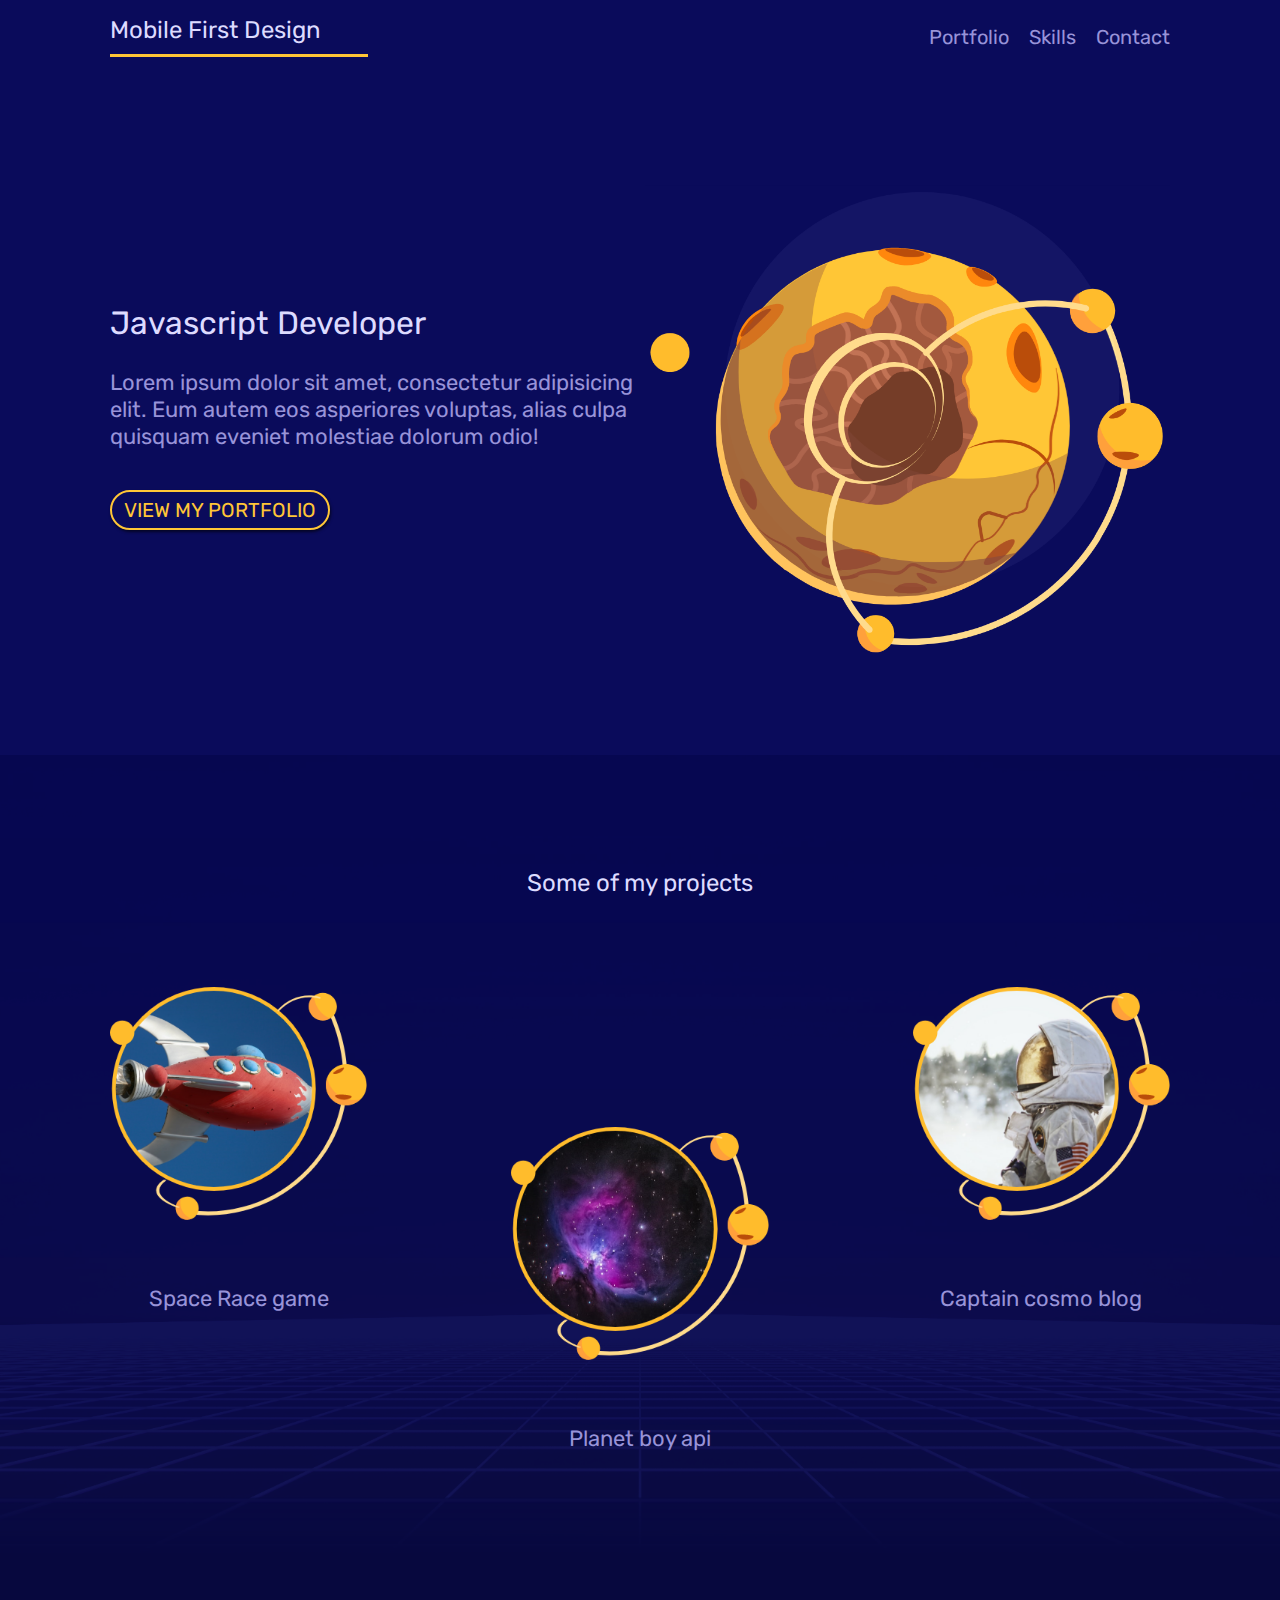
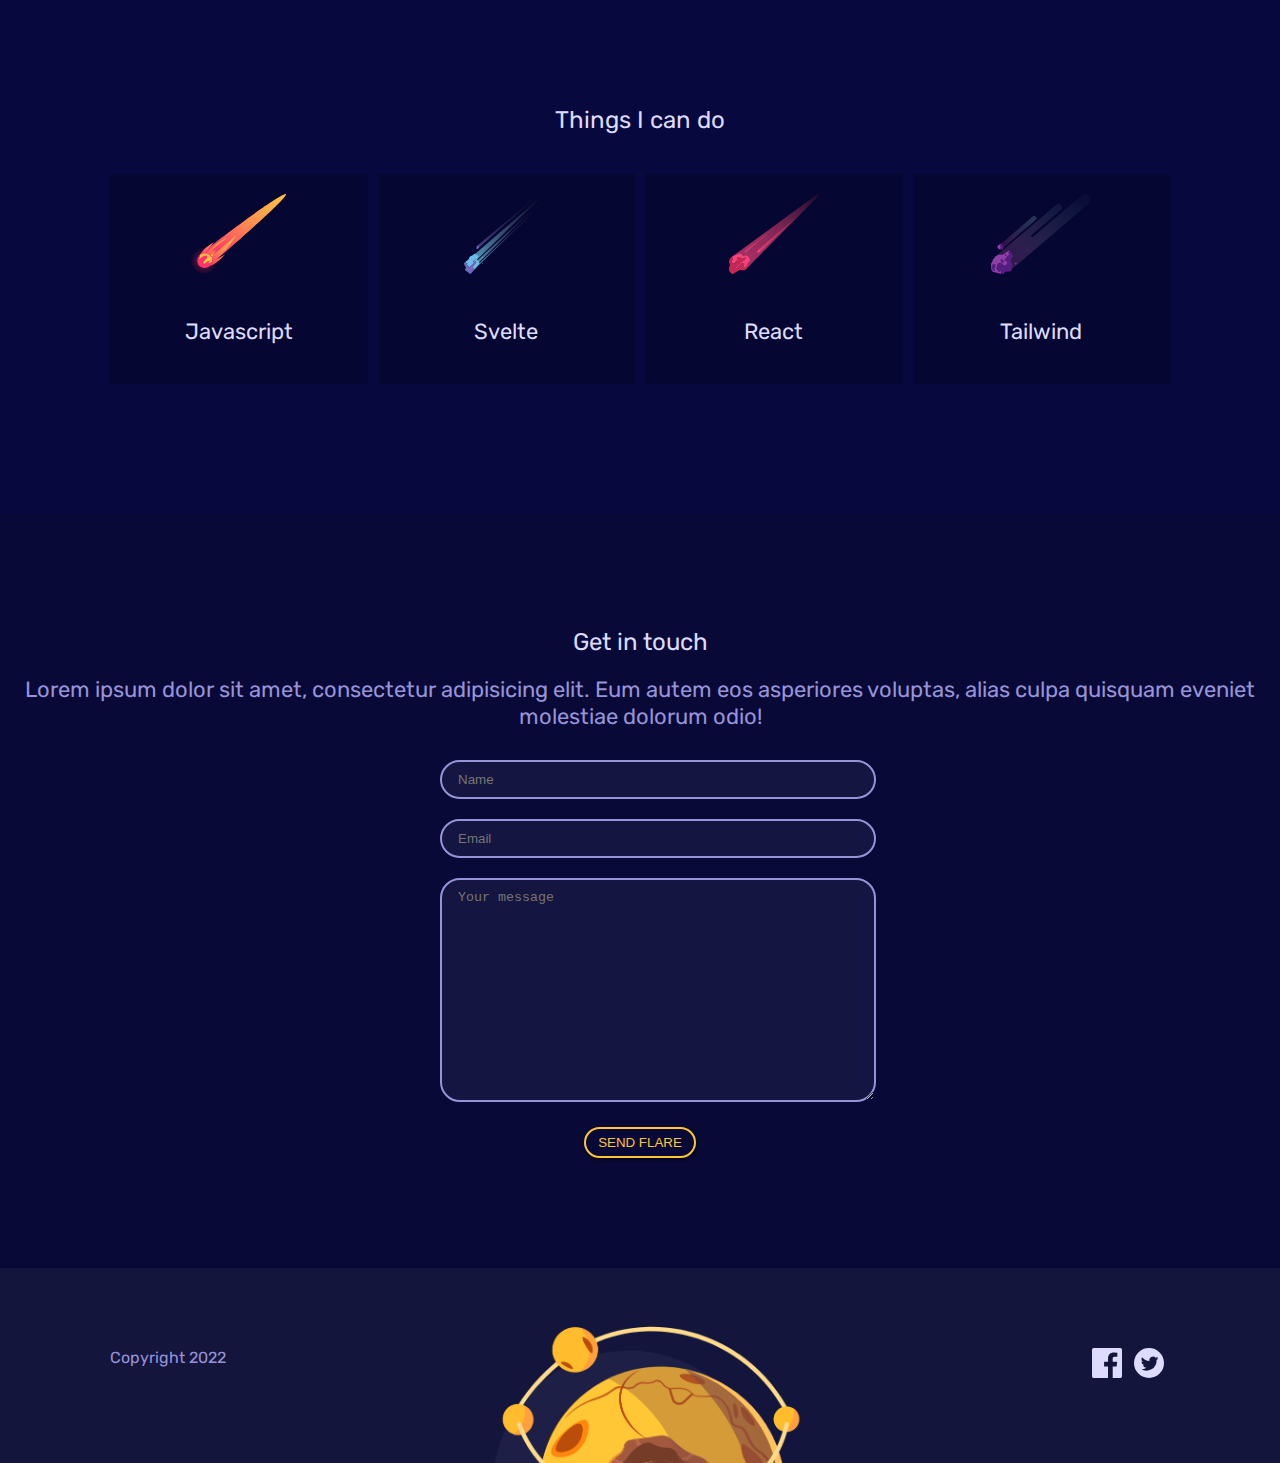
<file: css-flex-layout/index.html>
<!DOCTYPE html>
<html lang="en">

<head>
  <meta charset="UTF-8">
  <meta http-equiv="X-UA-Compatible" content="IE=edge">
  <meta name="viewport" content="width=device-width, initial-scale=1.0">
  <link rel="stylesheet" href="./styles.css">
  <title>Mobile First Design</title>

</head>

<body>
  <nav class="site-nav grid">
    <h1>Mobile First Design</h1>
    <ul>
      <li><a href="#portfolio">Portfolio</a></li>
      <li><a href="#skills">Skills</a></li>
      <li><a href="#contact">Contact</a></li>
    </ul>
  </nav>

  <section id="welcome" class="grid">
    <div class="welcome-text">
      <h2>Javascript Developer</h2>
      <p class="leading">Lorem ipsum dolor sit amet, consectetur adipisicing elit. Eum autem eos asperiores voluptas,
        alias culpa quisquam eveniet molestiae dolorum odio!</p>
      <a href="#portfolio" class="button">View my portfolio</a>
    </div>

    <div class="welcome-img">
      <img src="./assets/banner_image.png" alt="pic of planet">
    </div>
  </section>

  <section id="portfolio">
    <h3>Some of my projects</h3>
    <div class="projects grid">
      <a href="">
        <img src="./assets/project_1.png" alt="project 1">
        <h4>Space Race game</h4>
      </a>
      <a href="">
        <img src="./assets/project_2.png" alt="project 2">
        <h4>Planet boy api</h4>
      </a>
      <a href="">
        <img src="./assets/project_3.png" alt="project 3">
        <h4>Captain cosmo blog</h4>
      </a>

    </div>
  </section>

  <section id="skills">
    <h3>Things I can do</h3>
    <ul class="grid">
      <li>
        <img src="./assets/comet_1.svg" alt="">
        <h4>Javascript</h4>
      </li>
      <li>
        <img src="./assets/comet_2.svg" alt="">
        <h4>Svelte</h4>
      </li>
      <li>
        <img src="./assets/comet_3.svg" alt="">
        <h4>React</h4>
      </li>
      <li>
        <img src="./assets/comet_4.svg" alt="">
        <h4>Tailwind</h4>
      </li>
    </ul>
  </section>

  <section id="contact">
    <h3>Get in touch</h3>
    <p class="leading">Lorem ipsum dolor sit amet, consectetur adipisicing elit. Eum autem eos asperiores voluptas,
      alias culpa quisquam eveniet molestiae dolorum odio!</p>

    <form action="">
      <input type="text" placeholder="Name">
      <input type="email" placeholder="Email">
      <textarea placeholder="Your message"></textarea>
      <button class="button">Send Flare</button>
    </form>
  </section>

  <footer>
    <div class="grid">
      <p class="copyright">Copyright 2022</p>
      <ul class="social">
        <li><a href=""><img src="./assets/icon_fb.svg" alt="Facebook"></a></li>
        <li><a href=""><img src="./assets/icon_tw.svg" alt="Twitter"></a></li>
      </ul>
    </div>
  </footer>

</body>

</html>
</file>
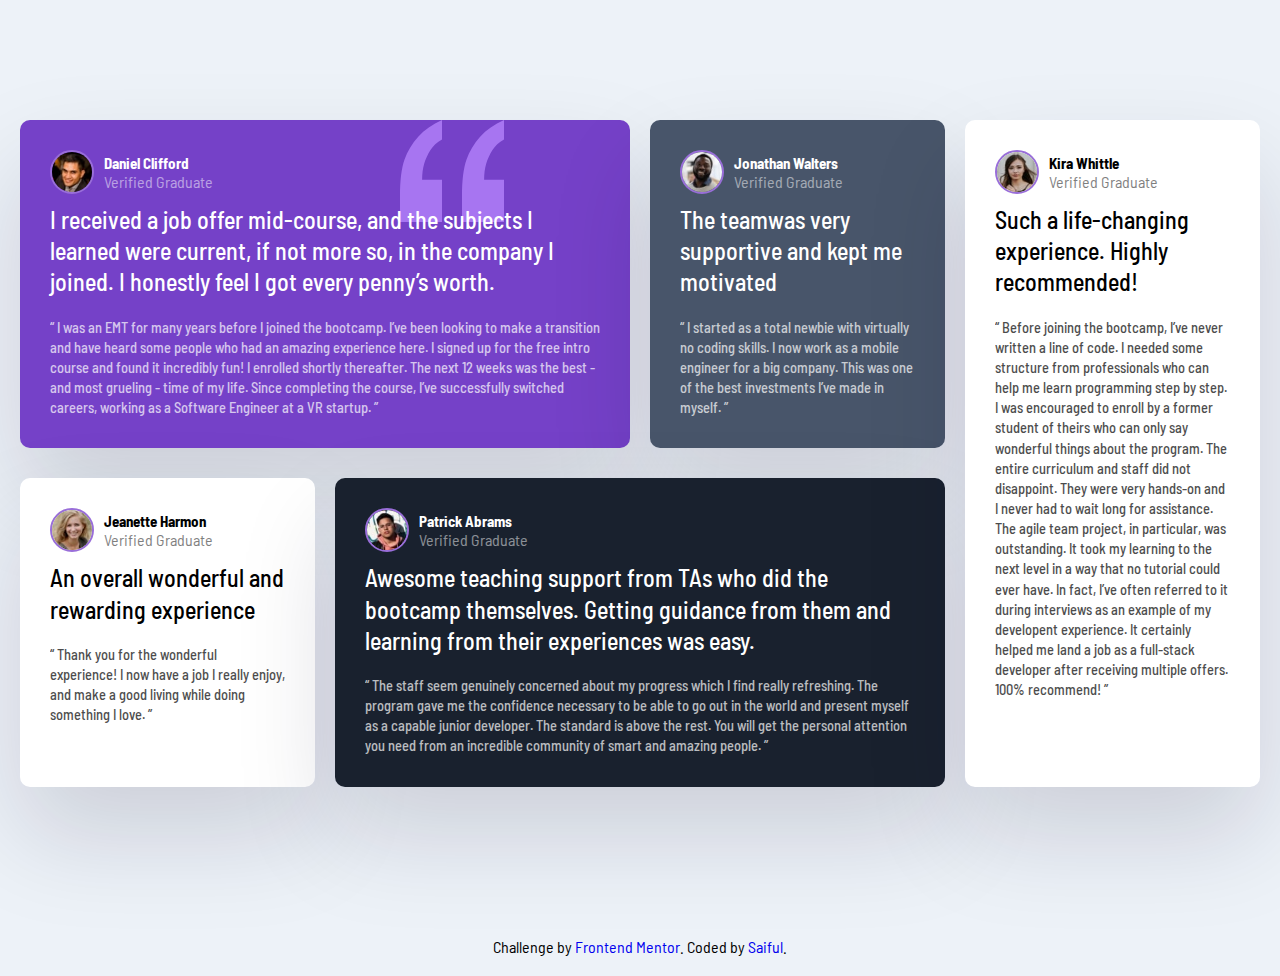
<file: grid-testimonial/index.html>
<!DOCTYPE html>
<html lang="en">

<head>
  <meta charset="UTF-8">
  <meta name="viewport" content="width=device-width, initial-scale=1.0">
  <!-- displays site properly based on user's device -->

  <link rel="icon" type="image/png" sizes="32x32" href="./images/favicon-32x32.png">

  <title>Frontend Mentor | [Challenge Name Here]</title>

  <link rel="preconnect" href="https://fonts.googleapis.com">
  <link rel="preconnect" href="https://fonts.gstatic.com" crossorigin>
  <link href="https://fonts.googleapis.com/css2?family=Barlow+Semi+Condensed:wght@400;500;600&display=swap"
    rel="stylesheet">


  <link rel="stylesheet" href="./css/main.css">
</head>

<body>

  <section class="container">
    <div class="card bg-purple">
      <div class="card-header">
        <img src="./images/image-daniel.jpg" alt="Daniel Clifford">
        <div class="card-header-title">
          <h3>Daniel Clifford</h3>
          <p>Verified Graduate</p>
        </div>
      </div>
      <h3 class="card-lead">
        I received a job offer mid-course, and the subjects I learned were current, if not more so,
        in the company I joined. I honestly feel I got every penny’s worth.
      </h3>
      <p class="card-quote">
        “ I was an EMT for many years before I joined the bootcamp. I’ve been looking to make a
        transition and have heard some people who had an amazing experience here. I signed up
        for the free intro course and found it incredibly fun! I enrolled shortly thereafter.
        The next 12 weeks was the best - and most grueling - time of my life. Since completing
        the course, I’ve successfully switched careers, working as a Software Engineer at a VR startup. ”
      </p>
    </div>

    <div class="card bg-gray-blue">
      <div class="card-header">
        <img src="./images/image-jonathan.jpg" alt="Jonathan Walters">
        <div class="card-header-title">
          <h3 class="title">Jonathan Walters</h3>
          <p class="subtitle">Verified Graduate</p>
        </div>
      </div>
      <p class="card-lead">
        The teamwas very supportive and kept me motivated
      </p>
      <p class="card-quote">
        “ I started as a total newbie with virtually no coding skills. I now work as a mobile engineer
        for a big company. This was one of the best investments I’ve made in myself. ”
      </p>
    </div>

    <div class="card">
      <div class="card-header">
        <img src="./images/image-jeanette.jpg" alt="Jeanette Harmon">
        <div class="card-header-title">
          <h3 class="title">Jeanette Harmon</h3>
          <p class="subtitle">Verified Graduate</p>
        </div>
      </div>
      <p class="card-lead">
        An overall wonderful and rewarding experience
      </p>
      <p class="card-quote">
        “ Thank you for the wonderful experience! I now have a job I really enjoy, and make a good living
        while doing something I love. ”
      </p>
    </div>

    <div class="card bg-dark-blue">
      <div class="card-header">
        <img src="./images/image-patrick.jpg" alt="Patrick Abrams">
        <div class="card-header-title">
          <h3 class="title">Patrick Abrams</h3>
          <p class="subtitle">Verified Graduate</p>
        </div>
      </div>
      <p class="card-lead">
        Awesome teaching support from TAs who did the bootcamp themselves. Getting guidance from them and
        learning from their experiences was easy.
      </p>
      <p class="card-quote">
        “ The staff seem genuinely concerned about my progress which I find really refreshing. The program
        gave me the confidence necessary to be able to go out in the world and present myself as a capable
        junior developer. The standard is above the rest. You will get the personal attention you need from
        an incredible community of smart and amazing people. ”
      </p>
    </div>

    <div class="card">
      <div class="card-header">
        <img src="./images/image-kira.jpg" alt="Kira Whittle">
        <div class="card-header-title">
          <h3 class="title">Kira Whittle</h3>
          <p class="subtitle">Verified Graduate</p>
        </div>
      </div>
      <p class="card-lead">
        Such a life-changing experience. Highly recommended!
      </p>
      <p class="card-quote">
        “ Before joining the bootcamp, I’ve never written a line of code. I needed some structure from
        professionals who can help me learn programming step by step. I was encouraged to enroll by a former
        student of theirs who can only say wonderful things about the program. The entire curriculum and staff
        did not disappoint. They were very hands-on and I never had to wait long for assistance. The agile team
        project, in particular, was outstanding. It took my learning to the next level in a way that no tutorial
        could ever have. In fact, I’ve often referred to it during interviews as an example of my developent
        experience. It certainly helped me land a job as a full-stack developer after receiving multiple offers.
        100% recommend! ”
      </p>
    </div>
  </section>


  <footer>
    Challenge by <a href="https://www.frontendmentor.io?ref=challenge" target="_blank">Frontend Mentor</a>.
    Coded by <a href="#">Saiful</a>.
  </footer>
</body>

</html>
</file>
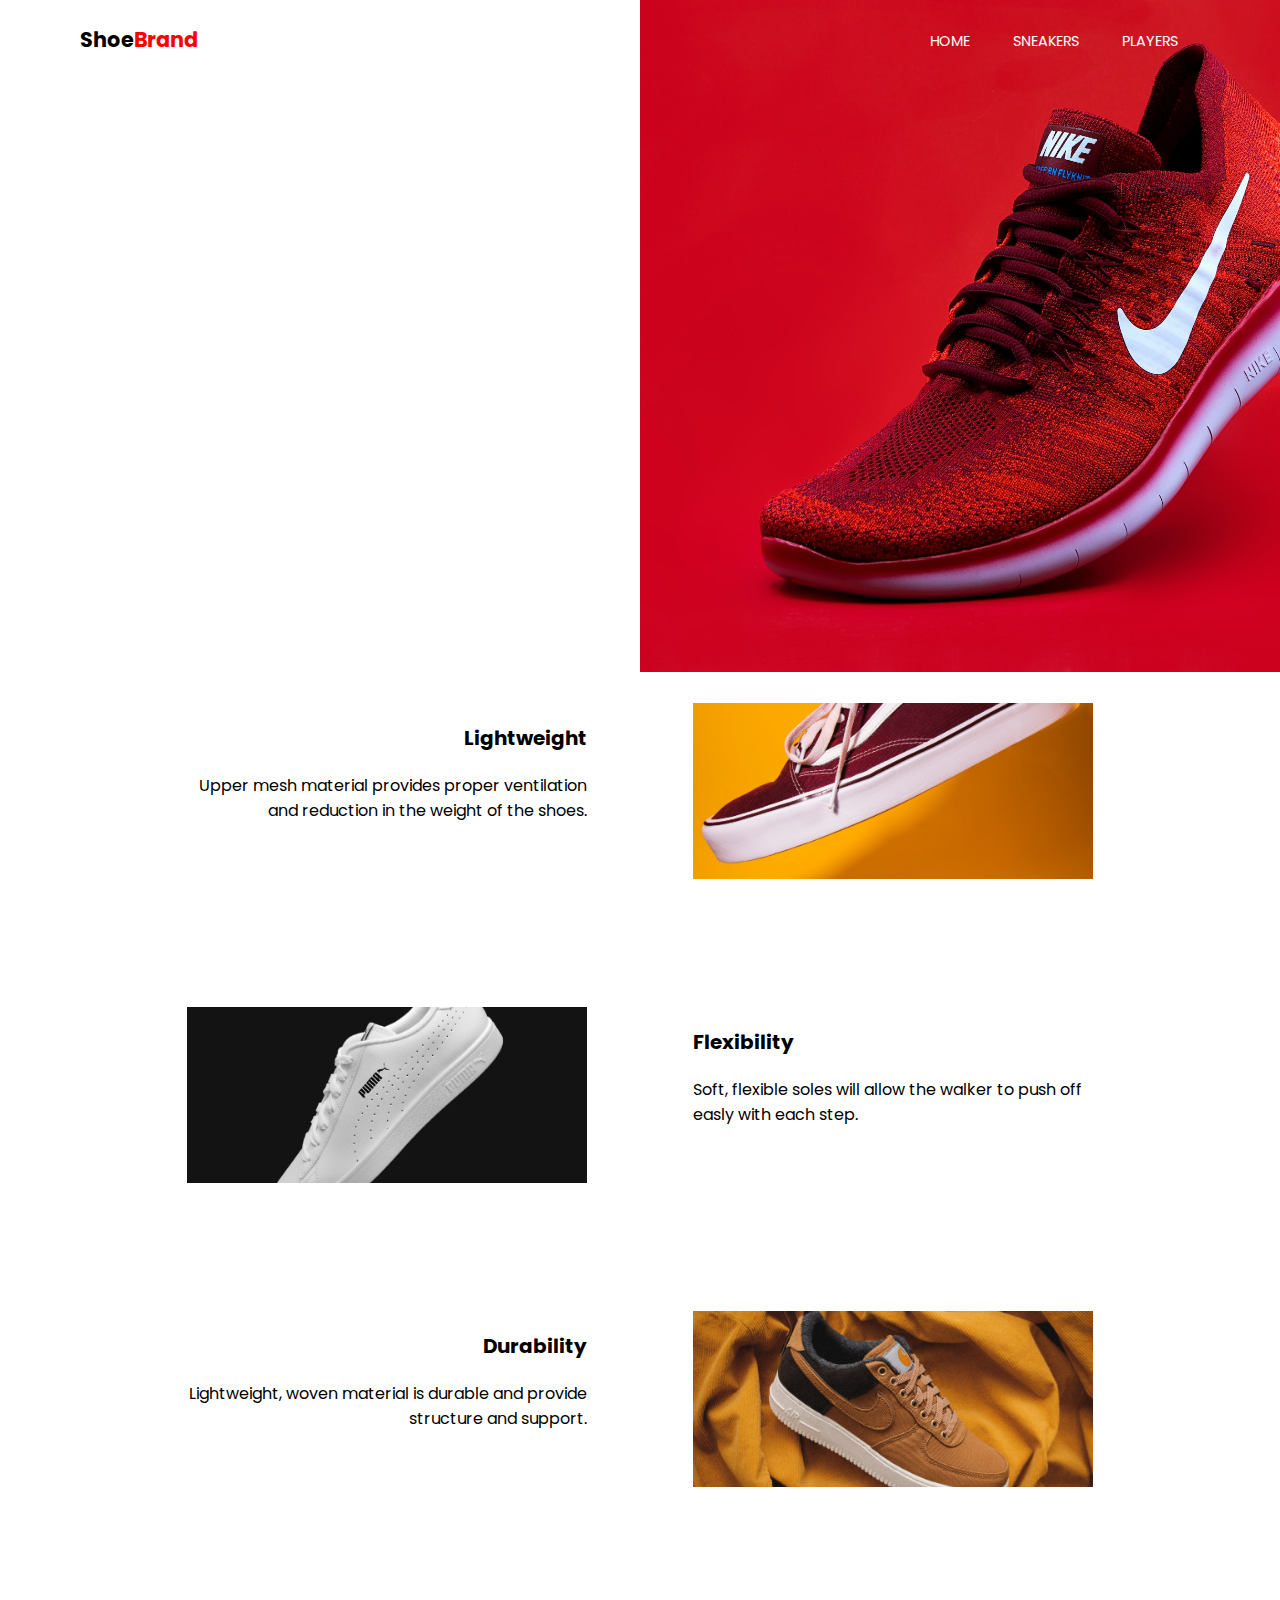
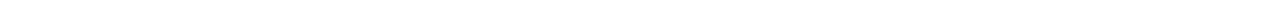
<file: shoe_brand/index.html>
<!DOCTYPE html>
<html lang="en">

<head>
  <meta charset="UTF-8">
  <meta http-equiv="X-UA-Compatible" content="IE=edge">
  <meta name="viewport" content="width=device-width, initial-scale=1.0">
  <link rel="preconnect" href="https://fonts.googleapis.com">
  <link rel="preconnect" href="https://fonts.gstatic.com" crossorigin>
  <link href="https://fonts.googleapis.com/css2?family=Poppins:wght@100;300;400;700&display=swap" rel="stylesheet">
  <link rel="stylesheet" href="./css/main.css">
  <title>Document</title>
</head>

<body>
  <div class="hero-img"></div>
  <div class="wrapper">
    <header>
      <a href="#" class="logo">Shoe<span>Brand</span></a>
      <nav>
        <svg class="close" width="33" height="33" viewBox="0 0 33 33" fill="none" xmlns="http://www.w3.org/2000/svg">
          <path
            d="M16.5 0.25C13.2861 0.25 10.1443 1.20305 7.47199 2.98862C4.79969 4.77419 2.71689 7.31209 1.48697 10.2814C0.257041 13.2507 -0.0647633 16.518 0.562247 19.6702C1.18926 22.8224 2.73692 25.7179 5.00952 27.9905C7.28213 30.2631 10.1776 31.8108 13.3298 32.4378C16.482 33.0648 19.7493 32.743 22.7186 31.513C25.6879 30.2831 28.2258 28.2003 30.0114 25.528C31.797 22.8557 32.75 19.7139 32.75 16.5C32.75 14.366 32.3297 12.2529 31.5131 10.2814C30.6964 8.30985 29.4994 6.51847 27.9905 5.00952C26.4815 3.50056 24.6902 2.3036 22.7186 1.48696C20.7471 0.670319 18.634 0.25 16.5 0.25V0.25ZM20.9038 18.5963C21.0561 18.7473 21.177 18.927 21.2595 19.1251C21.342 19.3231 21.3844 19.5355 21.3844 19.75C21.3844 19.9645 21.342 20.1769 21.2595 20.3749C21.177 20.573 21.0561 20.7527 20.9038 20.9038C20.7527 21.0561 20.573 21.177 20.3749 21.2594C20.1769 21.3419 19.9645 21.3844 19.75 21.3844C19.5355 21.3844 19.3231 21.3419 19.1251 21.2594C18.9271 21.177 18.7473 21.0561 18.5963 20.9038L16.5 18.7913L14.4038 20.9038C14.2527 21.0561 14.073 21.177 13.8749 21.2594C13.6769 21.3419 13.4645 21.3844 13.25 21.3844C13.0355 21.3844 12.8231 21.3419 12.6251 21.2594C12.427 21.177 12.2473 21.0561 12.0963 20.9038C11.9439 20.7527 11.8231 20.573 11.7406 20.3749C11.6581 20.1769 11.6156 19.9645 11.6156 19.75C11.6156 19.5355 11.6581 19.3231 11.7406 19.1251C11.8231 18.927 11.9439 18.7473 12.0963 18.5963L14.2088 16.5L12.0963 14.4038C11.7903 14.0978 11.6184 13.6827 11.6184 13.25C11.6184 12.8173 11.7903 12.4022 12.0963 12.0963C12.4023 11.7903 12.8173 11.6184 13.25 11.6184C13.6827 11.6184 14.0978 11.7903 14.4038 12.0963L16.5 14.2088L18.5963 12.0963C18.9023 11.7903 19.3173 11.6184 19.75 11.6184C20.1827 11.6184 20.5978 11.7903 20.9038 12.0963C21.2098 12.4022 21.3817 12.8173 21.3817 13.25C21.3817 13.6827 21.2098 14.0978 20.9038 14.4038L18.7913 16.5L20.9038 18.5963Z"
            fill="black" />
        </svg>

        <ul>
          <li>
            <a href="">Home</a>
          </li>
          <li>
            <a href="">Sneakers</a>
          </li>
          <li>
            <a href="">Players</a>
          </li>
        </ul>
      </nav>
      <svg class="menu" width="48" height="32" viewBox="0 0 48 32" fill="none" xmlns="http://www.w3.org/2000/svg">
        <path d="M24 32H0V26.6667H24V32ZM48 18.6667H0V13.3333H48V18.6667ZM48 5.33333H24V0H48V5.33333Z" fill="white" />
      </svg>
    </header>

    <section class="hero">
      <h1>Regain your confidence on the court.</h1>
      <p class="subhead">A shoe built with purpose and to take your game to the next level.</p>
      <svg class="down-arrow" width="16" height="132" viewBox="0 0 16 132" fill="none"
        xmlns="http://www.w3.org/2000/svg">
        <path
          d="M7.29289 131.707C7.68341 132.098 8.31658 132.098 8.7071 131.707L15.0711 125.343C15.4616 124.953 15.4616 124.319 15.0711 123.929C14.6805 123.538 14.0474 123.538 13.6568 123.929L7.99999 129.586L2.34314 123.929C1.95262 123.538 1.31945 123.538 0.928927 123.929C0.538402 124.319 0.538402 124.953 0.928927 125.343L7.29289 131.707ZM7 -4.37114e-08L6.99999 131L8.99999 131L9 4.37114e-08L7 -4.37114e-08Z"
          fill="black" />
      </svg>
    </section>

    <section class="more-info">
      <div class="feature">
        <div class="content">
          <p class="title">Lightweight</p>
          <p class="description">Upper mesh material provides proper ventilation and reduction in the weight of the
            shoes.</p>
        </div>
        <img src="./img/img2.jpg" alt="">
      </div>
      <div class="feature left">
        <div class="content">
          <p class="title">Flexibility</p>
          <p class="description">Soft, flexible soles will allow the walker to push off easly with each step.</p>
        </div>
        <img src="./img/img4.jpg" alt="">

      </div>
      <div class="feature">
        <div class="content">
          <p class="title">Durability</p>
          <p class="description">Lightweight, woven material is durable and provide structure and support.</p>
        </div>
        <img src="./img/img3.jpg" alt="">
      </div>
    </section>
  </div>

  <script>
    let menu = document.querySelector(".menu");
    let close = document.querySelector(".close");
    let nav = document.querySelector("nav");
    menu.addEventListener('click', () => {
      nav.classList.add("open-nav")
    })

    close.addEventListener('click', () => {
      nav.classList.remove("open-nav")
    })
  </script>
</body>

</html>
</file>
<file: shoe_brand/css/main.css>
body {
  margin: 1.5em;
  font-family: "Poppins", sans-serif;
}

a {
  text-decoration: none;
  font-size: 1.3rem;
}

.hero-img {
  position: absolute;
  top: 0;
  left: 0;
  background: url("../img/img1.jpg");
  width: 100%;
  height: 100vh;
  background-size: cover;
  background-position-x: 20%;
  background-position-y: 20%;
  z-index: -1;
  -webkit-animation: introLoad 2s forwards;
          animation: introLoad 2s forwards;
}

.logo {
  font-weight: bold;
  color: white;
}

nav {
  position: fixed;
  right: 0;
  top: 0;
  background: white;
  height: 100vh;
  width: 50%;
  z-index: 999;
  text-transform: uppercase;
  transform: translateX(100%);
  transition: transform 0.5s ease-in-out;
}
nav ul {
  list-style-type: none;
  padding: 0;
  margin-top: 8em;
}
nav ul a {
  color: black;
  padding: 0.75em 2em;
  display: block;
}
nav ul a:hover {
  background: rgb(235, 235, 235);
}
nav .close {
  float: right;
  margin-top: 0.6em;
  cursor: pointer;
}

header {
  display: flex;
  justify-content: space-between;
}
header svg {
  width: 3em;
  margin-top: -0.6em;
  cursor: pointer;
}

h1 {
  font-size: 3rem;
  margin-top: 2em;
  line-height: 3.3rem;
}

.subhead {
  font-size: 1.4rem;
}

.hero {
  color: white;
  height: 90vh;
  -webkit-animation: moveDown 2s forwards;
          animation: moveDown 2s forwards;
  opacity: 0;
}
.hero .down-arrow {
  stroke: white;
  position: absolute;
  bottom: 8em;
  width: 1em;
  animation: moveArrow 1s alternate-reverse infinite;
}
.hero .down-arrow path {
  fill: white;
}

.more-info img {
  width: 100%;
  -o-object-fit: cover;
     object-fit: cover;
  height: 11em;
}
.more-info .title {
  font-weight: bold;
  font-size: 1.25rem;
}
.more-info .desc {
  line-height: 1.5rem;
}

.open-nav {
  transform: translate(0);
}

@media screen and (min-width: 620px) {
  body {
    margin: 1.5em 5em;
  }
}
@media screen and (min-width: 620px) {
  body {
    margin: 1.5em 5em;
  }
}
@media screen and (min-width: 620px) {
  body {
    margin: 1.5em 5em;
  }
}
@media screen and (min-width: 960px) {
  .menu {
    display: none;
  }
  nav {
    transform: translateX(0);
    position: unset;
    display: block;
    width: auto;
    height: auto;
    background: none;
  }
  nav svg.close {
    display: none;
  }
  nav ul {
    display: flex;
    margin: 0;
  }
  nav ul a {
    color: white;
    padding: 0.5em 1.5em;
    font-size: 0.9em;
  }
  nav ul a:hover {
    background: none;
    text-decoration: underline;
  }
  .hero-img {
    left: unset;
    right: 0;
    width: 50%;
    height: 42em;
  }
  .logo {
    color: black;
  }
  .logo span {
    color: red;
  }
  section.hero {
    color: black;
    height: auto;
    width: 40%;
    margin-bottom: 8em;
  }
  section.hero svg.down-arrow {
    stroke: black;
    position: unset;
  }
  section.hero svg.down-arrow path {
    fill: black;
  }
  .feature {
    display: grid;
    grid-template-columns: repeat(2, auto);
    gap: 3em;
    margin-bottom: 8em;
  }
  .feature img {
    width: 25em;
  }
  .feature .content {
    text-align: right;
    width: 25em;
  }
  .feature.left {
    grid-template-areas: "left right";
  }
  .feature.left img {
    grid-area: left;
  }
  .feature.left .content {
    text-align: left;
    width: 25em;
    justify-self: left;
  }
}
@media screen and (min-width: 1200px) {
  .wrapper {
    max-width: 1200px;
    margin: 0 auto;
  }
  .feature {
    gap: 0;
  }
  .more-info {
    max-width: 1200px;
    margin: 0 auto;
  }
  .feature {
    grid-template-columns: repeat(8, 1fr);
  }
  .feature img {
    grid-column: 5/8;
  }
  .feature .content {
    grid-column: 2/4;
  }
  .feature.left img {
    grid-column: 2/4;
  }
  .feature.left .content {
    grid-column: 5/8;
  }
}
@-webkit-keyframes introLoad {
  from {
    -webkit-clip-path: polygon(0 0, 100% 0, 100% 0, 0 0);
            clip-path: polygon(0 0, 100% 0, 100% 0, 0 0);
  }
  to {
    -webkit-clip-path: polygon(0 0, 100% 0, 100% 100%, 0% 100%);
            clip-path: polygon(0 0, 100% 0, 100% 100%, 0% 100%);
  }
}
@keyframes introLoad {
  from {
    -webkit-clip-path: polygon(0 0, 100% 0, 100% 0, 0 0);
            clip-path: polygon(0 0, 100% 0, 100% 0, 0 0);
  }
  to {
    -webkit-clip-path: polygon(0 0, 100% 0, 100% 100%, 0% 100%);
            clip-path: polygon(0 0, 100% 0, 100% 100%, 0% 100%);
  }
}
@-webkit-keyframes moveArrow {
  from {
    transform: translateY(-30px);
  }
  to {
    transform: translateY(0px);
  }
}
@keyframes moveArrow {
  from {
    transform: translateY(-30px);
  }
  to {
    transform: translateY(0px);
  }
}
@-webkit-keyframes moveDown {
  from {
    transform: translateY(-100px);
  }
  to {
    transform: translateY(0px);
    opacity: 1;
  }
}
@keyframes moveDown {
  from {
    transform: translateY(-100px);
  }
  to {
    transform: translateY(0px);
    opacity: 1;
  }
}/*# sourceMappingURL=main.css.map */
</file>
<file: css-flex-layout/styles.css>
@import url("https://fonts.googleapis.com/css2?family=Rubik:ital,wght@0,300;1,300;1,700;1,900&display=swap");
/* variables */
:root {
  --primary: #FFC636;
  --secondary: #0A0B5B;
}

/* reset */
body, p, a, ul, li {
  margin: 0;
  padding: 0;
  text-decoration: none;
}

li {
  list-style-type: none;
}

/* base styles */
body {
  background: var(--secondary);
  overflow-x: hidden;
  font-family: "Rubik", sans-serif;
}

.button {
  background: none;
  border: 2px solid var(--primary);
  color: var(--primary);
  padding: 6px 12px;
  border-radius: 20px;
  text-transform: uppercase;
  box-shadow: 1px 2px 3px rgba(0, 0, 0, 0.6);
  display: inline-block;
}

.button:hover {
  color: #222;
  background: var(--primary);
}

input, textarea {
  background: rgba(255, 255, 255, 0.05);
  padding: 10px 16px;
  border-radius: 20px;
  border: 2px solid #9893D8;
  color: #f2f2f2;
}

/* fonts */
h1, h2, h3, h4 {
  color: #DDDBFF;
  font-weight: normal;
}

p, a, li {
  color: #9893D8;
}

h1, h3 {
  font-size: 1.2em;
}

h2 {
  font-size: 1.6em;
}

h4, .leading {
  font-size: 1.1em;
}

/* mobile styles */
.grid {
  display: grid;
  grid-template-columns: repeat(8, 1fr);
  gap: 10px;
  box-sizing: border-box;
}

.site-nav {
  margin: 0 20px;
}
.site-nav ul {
  display: none;
}
.site-nav h1 {
  grid-column: 1/4;
  grid-row: 1;
  padding-bottom: 10px;
  border-bottom: 3px solid var(--primary);
  display: inline-block;
}

#welcome {
  padding: 0 20px 20px 20px;
}
#welcome .welcome-text {
  grid-column: 1/6;
}
#welcome .welcome-text a {
  margin: 20px 0;
}
#welcome .welcome-img {
  grid-column: 6/9;
}
#welcome .welcome-img img {
  width: 200%;
}

#portfolio {
  background: url(assets/square_bg.png);
  background-size: cover;
  background-repeat: no-repeat;
  background-position: bottom;
  padding: 30px 20px;
}
#portfolio h3 {
  margin-bottom: 0;
  text-align: center;
}
#portfolio .projects a {
  grid-column: 1/9;
  margin: 20px 0px;
  display: flex;
}
#portfolio .projects a * {
  margin: 0 20px;
  max-width: 40%;
  align-self: center;
}
#portfolio .projects h4 {
  color: #9893D8;
}

#skills {
  padding: 30px 20px;
  background: #07083E;
}
#skills h3 {
  text-align: center;
}
#skills ul {
  margin: 40px 0;
}
#skills ul li {
  padding: 10px;
  background: rgba(0, 0, 0, 0.2);
  grid-column: span 4;
  text-align: center;
}
#skills img {
  height: 80px;
  margin: 10px auto;
}
#skills p {
  text-align: center;
  margin: 0 20px;
}

#contact {
  padding: 30px 20px;
  background: #080936;
}
#contact h3, #contact p {
  text-align: center;
  margin-bottom: 0;
}
#contact form {
  width: 80%;
  max-width: 400px;
  margin: 20px auto;
  text-align: center;
}
#contact input, #contact textarea {
  width: 100%;
  margin: 10px 0;
}
#contact textarea {
  max-width: 100%;
  height: 200px;
}
#contact .button {
  margin-top: 10px;
}

footer {
  padding: 30px 20px;
  background-color: #14153D;
  background-image: url(./assets/footer_image.png);
  background-size: 40%;
  background-repeat: no-repeat;
  background-position: top center;
}
footer .copyright {
  grid-column: 1/3;
  font-size: 0.8em;
}
footer .social {
  grid-column: 7/9;
  display: flex;
  justify-content: flex-end;
}
footer li {
  margin: 0 6px;
}
footer img {
  width: 20px;
}

/* small tablet styles */
@media screen and (min-width: 620px) {
  #welcome .welcome-text {
    grid-column: 1/5;
  }
  #welcome .welcome-img {
    grid-column: 5/9;
  }
  #welcome .welcome-img img {
    width: 100%;
  }
  #portfolio .projects {
    margin-top: 40px;
  }
  #portfolio .projects a {
    grid-column: span 4;
    margin: 20px 0px;
    display: block;
  }
  #portfolio .projects a * {
    margin: 10px 20%;
    max-width: 60%;
  }
  #portfolio .projects a h4 {
    text-align: center;
  }
  #portfolio .projects a:last-child {
    grid-column: 3/7;
  }
  #skills {
    padding: 30px 100px;
  }
  footer {
    background-size: 20%;
  }
}
/* large tablets and laptop */
@media screen and (min-width: 960px) {
  body {
    font-size: 18px;
  }
  .grid {
    width: 100%;
    max-width: 1060px;
    margin: 0 auto;
  }
  .leading {
    margin: 20px 0;
  }
  .site-nav {
    padding: 0 20px;
  }
  .site-nav h1 {
    grid-column: 1/3;
  }
  .site-nav ul {
    display: flex;
    grid-column: 6/9;
    justify-content: flex-end;
    align-self: center;
  }
  .site-nav li {
    margin-left: 20px;
  }
  #welcome {
    padding-bottom: 40px;
  }
  #welcome .welcome-text {
    grid-column: 1/5;
    align-self: center;
  }
  #portfolio .projects a:nth-child(1) {
    grid-column: 2/4;
  }
  #portfolio .projects a:nth-child(2) {
    grid-column: 4/6;
    padding-top: 140px;
  }
  #portfolio .projects a:nth-child(3) {
    grid-column: 6/8;
    grid-row: 1;
  }
  #portfolio .projects a * {
    margin: 10px 10%;
    max-width: 80%;
  }
  #skills {
    padding: 30px 20px;
  }
  #skills ul {
    margin: 40px auto;
  }
  #skills ul li {
    grid-column: span 2;
  }
  #skills p {
    max-width: 600px;
    margin: 40px auto;
  }
  footer {
    padding: 40px 20px;
    background-size: 20%;
  }
}
/* desktop styles */
@media screen and (min-width: 1200px) {
  body {
    font-size: 20px;
  }
  #welcome, #portfolio, #skills, #contact {
    padding: 90px 0;
  }
  .leading {
    margin: 20px 0;
  }
  .site-nav {
    padding: 0;
  }
  #portfolio .projects a:nth-child(1) {
    grid-column: 1/3;
  }
  #portfolio .projects a:nth-child(2) {
    grid-column: 4/6;
    padding-top: 140px;
  }
  #portfolio .projects a:nth-child(3) {
    grid-column: 7/9;
  }
  #portfolio .projects a * {
    margin: 30px 0;
    max-width: 100%;
  }
  footer {
    padding: 80px 0;
    background-size: 30%;
  }
  footer .copyright {
    grid-column: 1/4;
  }
  footer .social {
    grid-column: 6/9;
  }
  footer img {
    width: 30px;
  }
}/*# sourceMappingURL=styles.css.map */
</file>
<file: grid-testimonial/css/main.css>
/* variables */
/* reset */
* {
  margin: 0;
  padding: 0;
  text-decoration: none;
}

li {
  list-style-type: none;
}

/* base styles */
body {
  overflow-x: hidden;
  font-family: "Barlow Semi Condensed", sans-serif;
  background: #edf2f8;
}

.container {
  padding: 20px;
  display: grid;
  grid-template-columns: 1fr;
  gap: 20px;
}

/* card styles */
.card {
  background: #fff;
  border-radius: 10px;
  padding: 30px;
  box-shadow: rgba(17, 12, 46, 0.15) 0px 48px 100px 0px;
  margin-bottom: 10px;
}
.card .card-header {
  display: flex;
  align-items: center;
  margin-bottom: 10px;
}
.card .card-header img {
  width: 40px;
  height: 40px;
  border-radius: 50%;
  border: 2px solid #996ed9;
  margin-right: 10px;
}
.card .card-header .card-header-title h3 {
  font-size: 15px;
}
.card .card-header .card-header-title p {
  opacity: 50%;
}
.card .card-lead {
  font-size: 1.5rem;
  font-weight: 500;
  line-height: 1.3;
  margin-bottom: 20px;
}
.card .card-quote {
  font-size: 0.9em;
  font-weight: 500;
  line-height: 1.4;
  opacity: 70%;
}

/* fonts */
/* mobile styles */
.bg-purple {
  background: hsl(263deg, 55%, 52%);
  color: white;
  background-image: url(./../images/bg-pattern-quotation.svg);
  background-repeat: no-repeat;
  background-position: top;
  background-position-x: 75%;
}

.bg-gray-blue {
  background: hsl(217deg, 19%, 35%);
  color: white;
}

.bg-dark-blue {
  background: hsl(219deg, 29%, 14%);
  color: white;
}

footer {
  text-align: center;
  padding: 20px;
}

/* small tablet styles */
@media screen and (min-width: 620px) {
  .container {
    grid-template-columns: 1fr;
  }
}
@media screen and (min-width: 768px) {
  .container {
    grid-template-columns: 1fr 1fr;
  }
}
/* large tablets and laptop */
@media screen and (min-width: 960px) {
  .container {
    margin: 100px auto;
    grid-template-columns: repeat(5, 1fr);
  }
  .card:nth-of-type(1) {
    grid-column: 1/5;
  }
  .card:nth-of-type(2) {
    grid-column: 1/3;
    grid-row: 2/3;
  }
  .card:nth-of-type(3) {
    grid-column: 3/5;
    grid-row: 2/3;
  }
  .card:nth-of-type(4) {
    grid-column: 1/6;
    grid-row: 3;
  }
  .card:nth-of-type(5) {
    grid-column: 5;
    grid-row: 1/3;
  }
}
/* desktop styles */
@media screen and (min-width: 1200px) {
  .container {
    grid-template-columns: repeat(4, 1fr);
  }
  .card:nth-of-type(1) {
    grid-column: 1/3;
    grid-row: 1/2;
  }
  .card:nth-of-type(2) {
    grid-column: 3/4;
    grid-row: 1/2;
  }
  .card:nth-of-type(3) {
    grid-column: 1/2;
    grid-row: 2;
  }
  .card:nth-of-type(4) {
    grid-column: 2/4;
    grid-row: 2;
  }
  .card:nth-of-type(5) {
    grid-column: 4;
    grid-row: 1/3;
  }
}/*# sourceMappingURL=main.css.map */
</file>
